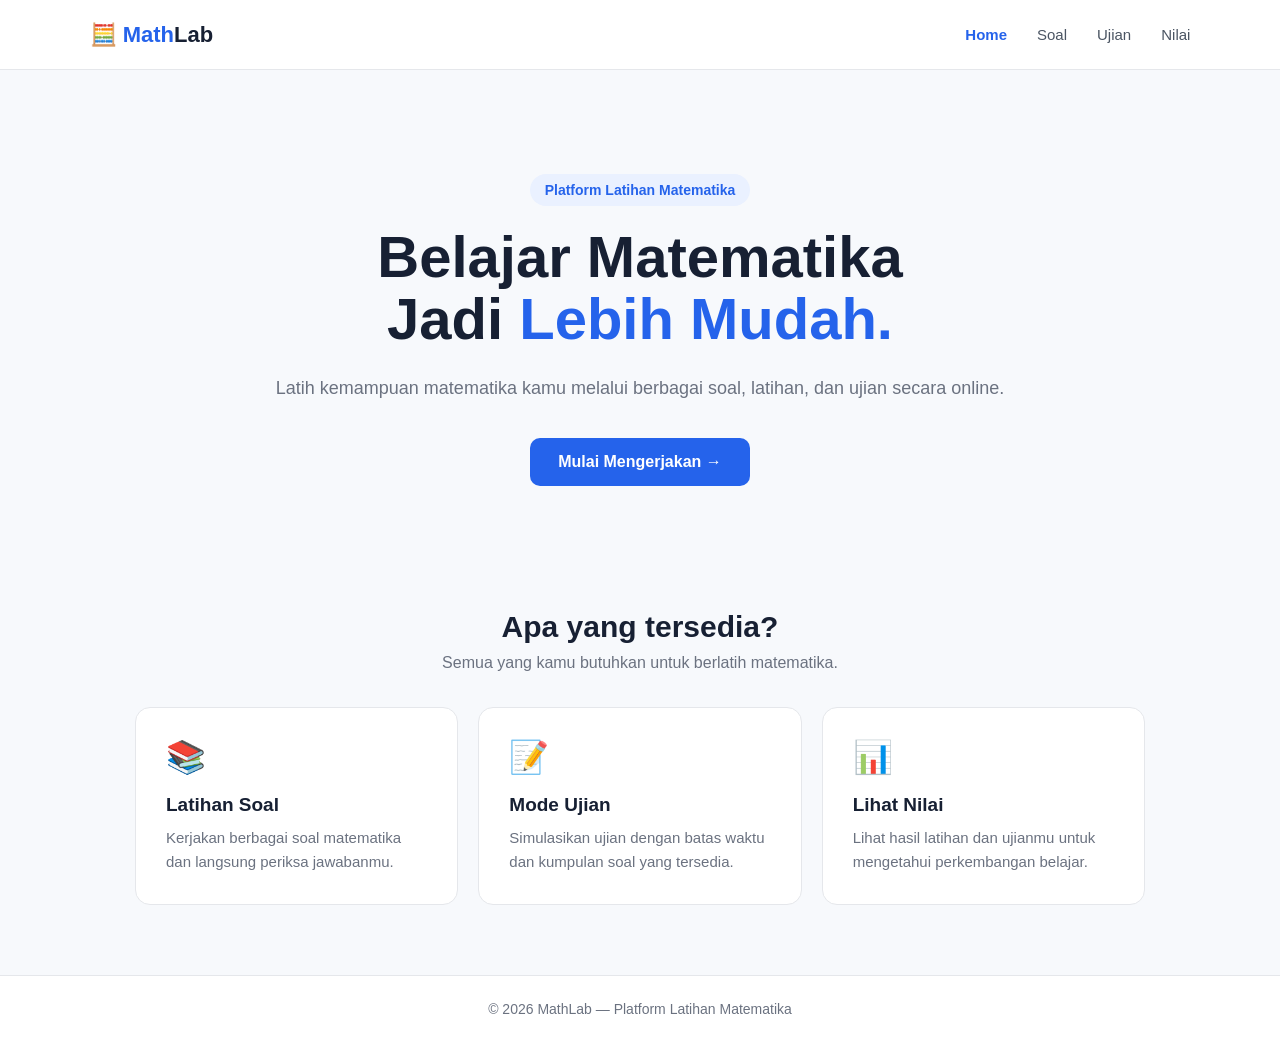
<file: index.html>
<!DOCTYPE html>
<html lang="id">
<head>
    <meta charset="UTF-8">
    <meta name="viewport" content="width=device-width, initial-scale=1.0">

    <title>MathLab - Latihan Matematika</title>

    <style>
        * {
            margin: 0;
            padding: 0;
            box-sizing: border-box;
        }

        body {
            font-family: Arial, Helvetica, sans-serif;
            background: #f7f9fc;
            color: #172033;
        }

        /* =========================
           NAVBAR
        ========================= */

        nav {
            height: 70px;
            background: white;
            border-bottom: 1px solid #e5e7eb;

            display: flex;
            align-items: center;
            justify-content: space-between;

            padding: 0 7%;
        }

        .logo {
            font-size: 22px;
            font-weight: 700;
            text-decoration: none;
            color: #172033;
        }

        .logo span {
            color: #2563eb;
        }

        .nav-links {
            display: flex;
            align-items: center;
            gap: 30px;
            list-style: none;
        }

        .nav-links a {
            text-decoration: none;
            color: #4b5563;
            font-size: 15px;
            transition: 0.2s;
        }

        .nav-links a:hover {
            color: #2563eb;
        }

        .nav-links .active {
            color: #2563eb;
            font-weight: 600;
        }


        /* =========================
           HERO
        ========================= */

        .hero {
            min-height: 520px;

            display: flex;
            align-items: center;
            justify-content: center;

            text-align: center;

            padding: 70px 20px;
        }

        .hero-content {
            max-width: 750px;
        }

        .hero-label {
            display: inline-block;

            background: #eaf1ff;
            color: #2563eb;

            padding: 8px 15px;
            border-radius: 20px;

            font-size: 14px;
            font-weight: 600;

            margin-bottom: 20px;
        }

        .hero h1 {
            font-size: 58px;
            line-height: 1.08;

            margin-bottom: 22px;
        }

        .hero h1 span {
            color: #2563eb;
        }

        .hero p {
            color: #6b7280;

            font-size: 18px;
            line-height: 1.7;

            margin-bottom: 35px;
        }

        .start-button {
            display: inline-block;

            background: #2563eb;
            color: white;

            padding: 15px 28px;

            border-radius: 10px;

            text-decoration: none;
            font-size: 16px;
            font-weight: 600;

            transition: 0.2s;
        }

        .start-button:hover {
            background: #1d4ed8;
            transform: translateY(-2px);
        }


        /* =========================
           FEATURES
        ========================= */

        .features-section {
            max-width: 1050px;
            margin: 0 auto;

            padding: 20px 20px 70px;
        }

        .section-title {
            text-align: center;
            margin-bottom: 35px;
        }

        .section-title h2 {
            font-size: 30px;
            margin-bottom: 10px;
        }

        .section-title p {
            color: #6b7280;
        }

        .features {
            display: grid;

            grid-template-columns: repeat(3, 1fr);

            gap: 20px;
        }

        .feature {
            background: white;

            border: 1px solid #e5e7eb;
            border-radius: 15px;

            padding: 30px;

            transition: 0.2s;
        }

        .feature:hover {
            transform: translateY(-4px);
        }

        .feature-icon {
            font-size: 32px;
            margin-bottom: 18px;
        }

        .feature h3 {
            font-size: 19px;
            margin-bottom: 10px;
        }

        .feature p {
            color: #6b7280;
            line-height: 1.6;
            font-size: 15px;
        }


        /* =========================
           FOOTER
        ========================= */

        footer {
            text-align: center;

            padding: 25px;

            color: #6b7280;

            font-size: 14px;

            border-top: 1px solid #e5e7eb;
            background: white;
        }


        /* =========================
           MOBILE
        ========================= */

        @media (max-width: 700px) {

            nav {
                padding: 0 20px;
            }

            .nav-links {
                gap: 12px;
            }

            .nav-links a {
                font-size: 13px;
            }

            .hero {
                min-height: 450px;
            }

            .hero h1 {
                font-size: 40px;
            }

            .hero p {
                font-size: 16px;
            }

            .features {
                grid-template-columns: 1fr;
            }
        }
    </style>
</head>

<body>


    <!-- =========================
         NAVBAR
    ========================= -->

    <nav>

        <a href="index.html" class="logo">
            🧮 <span>Math</span>Lab
        </a>

        <ul class="nav-links">

            <li>
                <a href="index.html" class="active">
                    Home
                </a>
            </li>

            <li>
                <a href="soal.html">
                    Soal
                </a>
            </li>

            <li>
                <a href="ujian.html">
                    Ujian
                </a>
            </li>

            <li>
                <a href="nilai.html">
                    Nilai
                </a>
            </li>

        </ul>

    </nav>


    <!-- =========================
         HERO SECTION
    ========================= -->

    <main>

        <section class="hero">

            <div class="hero-content">

                <div class="hero-label">
                    Platform Latihan Matematika
                </div>

                <h1>
                    Belajar Matematika
                    <br>
                    Jadi <span>Lebih Mudah.</span>
                </h1>

                <p>
                    Latih kemampuan matematika kamu melalui
                    berbagai soal, latihan, dan ujian secara online.
                </p>

                <a href="soal.html" class="start-button">
                    Mulai Mengerjakan →
                </a>

            </div>

        </section>


        <!-- =========================
             FEATURES
        ========================= -->

        <section class="features-section">

            <div class="section-title">

                <h2>
                    Apa yang tersedia?
                </h2>

                <p>
                    Semua yang kamu butuhkan untuk berlatih matematika.
                </p>

            </div>


            <div class="features">

                <!-- FEATURE 1 -->

                <div class="feature">

                    <div class="feature-icon">
                        📚
                    </div>

                    <h3>
                        Latihan Soal
                    </h3>

                    <p>
                        Kerjakan berbagai soal matematika
                        dan langsung periksa jawabanmu.
                    </p>

                </div>


                <!-- FEATURE 2 -->

                <div class="feature">

                    <div class="feature-icon">
                        📝
                    </div>

                    <h3>
                        Mode Ujian
                    </h3>

                    <p>
                        Simulasikan ujian dengan batas waktu
                        dan kumpulan soal yang tersedia.
                    </p>

                </div>


                <!-- FEATURE 3 -->

                <div class="feature">

                    <div class="feature-icon">
                        📊
                    </div>

                    <h3>
                        Lihat Nilai
                    </h3>

                    <p>
                        Lihat hasil latihan dan ujianmu
                        untuk mengetahui perkembangan belajar.
                    </p>

                </div>

            </div>

        </section>

    </main>


    <!-- =========================
         FOOTER
    ========================= -->

    <footer>

        © 2026 MathLab — Platform Latihan Matematika

    </footer>


</body>
</html>
</file>
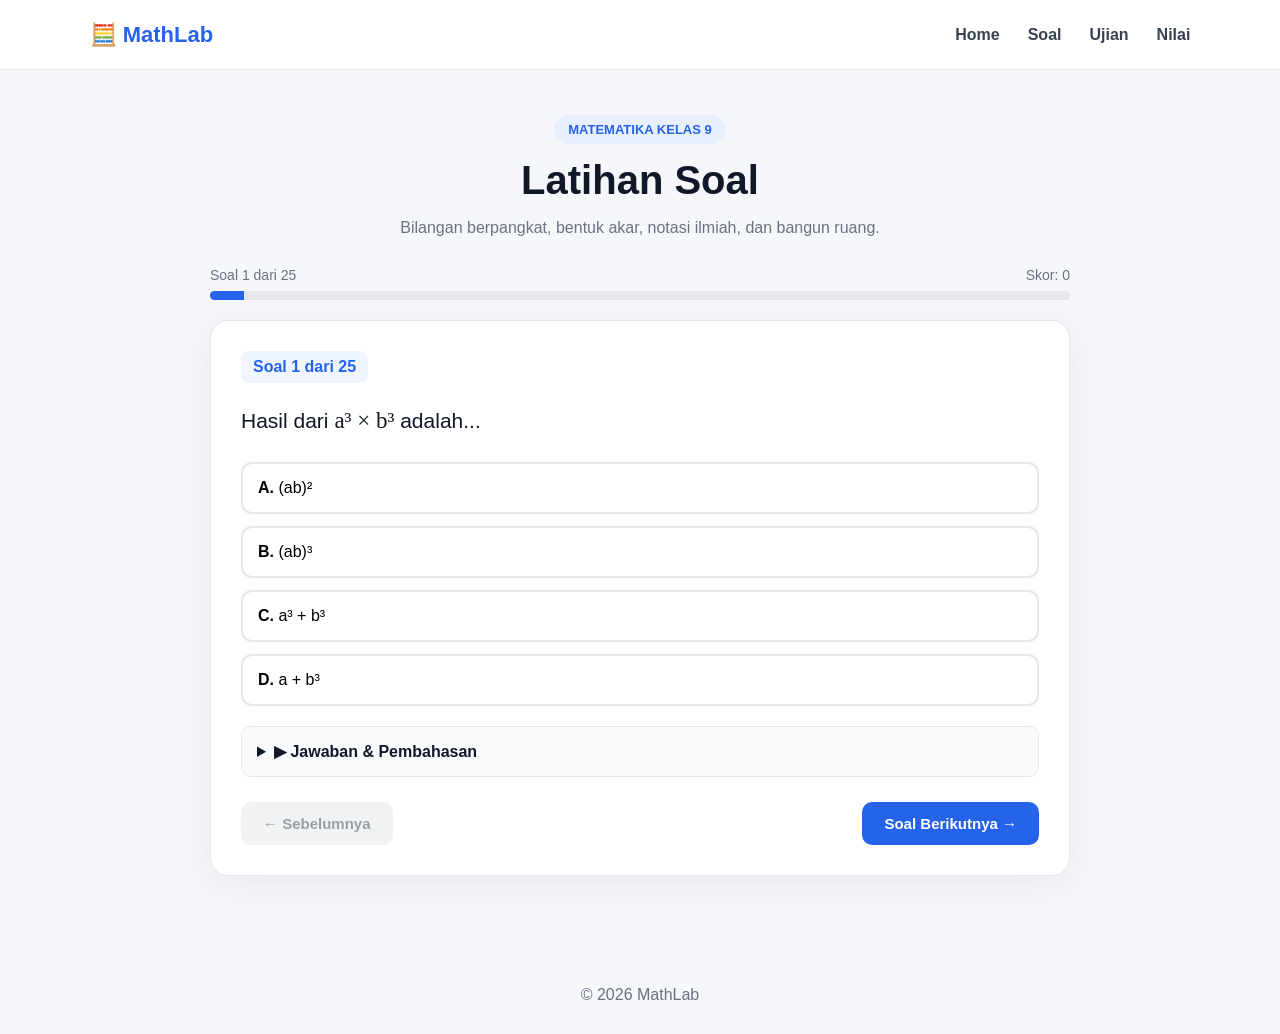
<file: soal.html>
<!DOCTYPE html>
<html lang="id">
<head>
<meta charset="UTF-8">
<meta name="viewport" content="width=device-width, initial-scale=1.0">
<title>Soal | MathLab</title>

<style>
* {
    box-sizing: border-box;
}

body {
    margin: 0;
    font-family: Arial, Helvetica, sans-serif;
    background: #f5f7fb;
    color: #111827;
}

.navbar {
    height: 70px;
    background: white;
    border-bottom: 1px solid #e5e7eb;
    display: flex;
    align-items: center;
    justify-content: space-between;
    padding: 0 7%;
    position: sticky;
    top: 0;
    z-index: 100;
}

.logo {
    text-decoration: none;
    color: #2563eb;
    font-size: 22px;
    font-weight: 800;
}

.nav-links {
    display: flex;
    gap: 28px;
}

.nav-links a {
    text-decoration: none;
    color: #374151;
    font-weight: 600;
}

.nav-links a:hover {
    color: #2563eb;
}

.page {
    max-width: 900px;
    margin: auto;
    padding: 45px 20px 80px;
}

.header {
    text-align: center;
    margin-bottom: 30px;
}

.badge {
    display: inline-block;
    background: #e8f0ff;
    color: #2563eb;
    padding: 7px 14px;
    border-radius: 20px;
    font-size: 13px;
    font-weight: bold;
}

.header h1 {
    margin: 14px 0 8px;
    font-size: 40px;
}

.header p {
    color: #6b7280;
}

.progress-area {
    margin-bottom: 20px;
}

.progress-info {
    display: flex;
    justify-content: space-between;
    color: #6b7280;
    font-size: 14px;
    margin-bottom: 8px;
}

.progress {
    width: 100%;
    height: 9px;
    background: #e5e7eb;
    border-radius: 20px;
    overflow: hidden;
}

.progress-fill {
    height: 100%;
    width: 5%;
    background: #2563eb;
    transition: width .3s;
}

.card {
    background: white;
    border: 1px solid #e5e7eb;
    border-radius: 18px;
    padding: 30px;
    box-shadow: 0 8px 30px rgba(0,0,0,.05);
}

.question-number {
    display: inline-block;
    background: #eff6ff;
    color: #2563eb;
    font-weight: bold;
    padding: 7px 12px;
    border-radius: 8px;
    margin-bottom: 18px;
}

.question {
    font-size: 21px;
    line-height: 1.7;
    margin-bottom: 22px;
}

.math {
    font-family: "Times New Roman", serif;
    font-size: 23px;
}

.diagram {
    text-align: center;
    background: #f8fafc;
    border: 1px solid #e5e7eb;
    border-radius: 12px;
    padding: 18px;
    margin: 20px 0;
    overflow-x: auto;
}

.diagram svg {
    max-width: 100%;
}

.answers {
    display: grid;
    gap: 12px;
}

.answer {
    border: 2px solid #e5e7eb;
    background: white;
    border-radius: 11px;
    padding: 15px;
    text-align: left;
    font-size: 16px;
    cursor: pointer;
    transition: .2s;
}

.answer:hover {
    border-color: #2563eb;
    background: #f8fbff;
}

.answer.correct {
    border-color: #16a34a;
    background: #dcfce7;
}

.answer.wrong {
    border-color: #dc2626;
    background: #fee2e2;
}

.answer.locked {
    cursor: default;
}

.feedback {
    display: none;
    margin-top: 18px;
    padding: 14px;
    border-radius: 10px;
    line-height: 1.5;
}

.feedback.show {
    display: block;
}

.feedback.correct {
    background: #dcfce7;
    color: #166534;
}

.feedback.wrong {
    background: #fee2e2;
    color: #991b1b;
}

.solution {
    margin-top: 20px;
    border: 1px solid #e5e7eb;
    border-radius: 10px;
    overflow: hidden;
}

.solution summary {
    cursor: pointer;
    padding: 15px;
    background: #f8fafc;
    font-weight: bold;
}

.solution-content {
    padding: 18px;
    line-height: 1.7;
}

.navigation {
    display: flex;
    justify-content: space-between;
    gap: 12px;
    margin-top: 25px;
}

.nav-btn {
    padding: 13px 22px;
    border: none;
    border-radius: 10px;
    cursor: pointer;
    font-weight: bold;
    font-size: 15px;
}

.prev {
    background: #e5e7eb;
    color: #374151;
}

.next {
    background: #2563eb;
    color: white;
}

.nav-btn:disabled {
    opacity: .5;
    cursor: not-allowed;
}

.result {
    display: none;
    background: white;
    border: 1px solid #e5e7eb;
    border-radius: 18px;
    padding: 45px 25px;
    text-align: center;
}

.result.show {
    display: block;
}

.result-score {
    font-size: 58px;
    font-weight: 800;
    color: #2563eb;
    margin: 20px;
}

.restart {
    background: #2563eb;
    color: white;
    border: none;
    padding: 13px 24px;
    border-radius: 10px;
    font-weight: bold;
    cursor: pointer;
}

footer {
    text-align: center;
    padding: 30px;
    color: #6b7280;
}

@media(max-width:700px) {
    .navbar {
        padding: 0 20px;
    }

    .nav-links {
        gap: 12px;
        font-size: 13px;
    }

    .header h1 {
        font-size: 32px;
    }

    .card {
        padding: 22px;
    }

    .question {
        font-size: 18px;
    }

    .navigation {
        flex-direction: column;
    }

    .nav-btn {
        width: 100%;
    }
}
</style>
</head>

<body>

<nav class="navbar">
    <a href="index.html" class="logo">🧮 MathLab</a>

    <div class="nav-links">
        <a href="index.html">Home</a>
        <a href="soal.html">Soal</a>
        <a href="ujian.html">Ujian</a>
        <a href="nilai.html">Nilai</a>
    </div>
</nav>

<main class="page">

<div class="header">
    <span class="badge">MATEMATIKA KELAS 9</span>
    <h1>Latihan Soal</h1>
    <p>Bilangan berpangkat, bentuk akar, notasi ilmiah, dan bangun ruang.</p>
</div>

<div class="progress-area" id="progressArea">
    <div class="progress-info">
        <span id="progressText">Soal 1 dari 20</span>
        <span id="scoreText">Skor: 0</span>
    </div>

    <div class="progress">
        <div class="progress-fill" id="progressFill"></div>
    </div>
</div>

<div id="questionContainer"></div>

<div class="result" id="resultScreen">
    <div style="font-size:50px;">🎉</div>

    <h2>Latihan Selesai!</h2>

    <p>Hasil latihanmu:</p>

    <div class="result-score" id="finalScore">0/20</div>

    <p id="finalMessage"></p>

    <button class="restart" onclick="restartQuiz()">
        🔄 Ulangi Latihan
    </button>
</div>

</main>

<footer>
    © 2026 MathLab
</footer>

<script>

/* =====================================================
   BANK SOAL
   KUNCI SUDAH DICEK ULANG
===================================================== */

const questions = [

{
    question: `
        Hasil dari
        <span class="math">a³ × b³</span>
        adalah...
    `,

    answers: [
        "(ab)²",
        "(ab)³",
        "a³ + b³",
        "a + b³"
    ],

    correct: 1,

    explanation: `
        <b>Jawaban: B. (ab)³</b><br><br>

        Gunakan sifat:
        <span class="math">aⁿ × bⁿ = (ab)ⁿ</span>.
        <br><br>

        Maka:
        <span class="math">a³ × b³ = (ab)³</span>.
    `
},

{
    question: `
        Hasil dari
        <span class="math">(2/3)<sup>−2</sup></span>
        adalah...
    `,

    answers: [
        "−4/9",
        "−9/4",
        "9/4",
        "4/9"
    ],

    correct: 2,

    explanation: `
        <b>Jawaban: C. 9/4</b><br><br>

        Pangkat negatif membalik pecahan:
        <br>
        <span class="math">(2/3)<sup>−2</sup>
        = (3/2)²
        = 9/4</span>.
    `
},

{
    question: `
        Hasil dari
        <span class="math">
        (3³ × 6³) ÷ 9²
        </span>
        adalah...
    `,

    answers: [
        "36",
        "72",
        "108",
        "144"
    ],

    correct: 1,

    explanation: `
        <b>Jawaban: B. 72</b><br><br>

        <span class="math">
        3³ × 6³ = 18³ = 5832
        </span>
        <br><br>

        Kemudian:
        <span class="math">
        5832 ÷ 81 = 72
        </span>.
    `
},

{
    question: `
        Jika
        <span class="math">2<sup>m</sup> = 32</span>
        dan
        <span class="math">2<sup>n</sup> = 8</span>,
        maka <span class="math">m+n</span> adalah...
    `,

    answers: [
        "8",
        "6",
        "7",
        "10"
    ],

    correct: 0,

    explanation: `
        <b>Jawaban: A. 8</b><br><br>

        <span class="math">32 = 2⁵</span>, sehingga
        <span class="math">m = 5</span>.
        <br>

        <span class="math">8 = 2³</span>, sehingga
        <span class="math">n = 3</span>.
        <br><br>

        Jadi:
        <span class="math">m+n = 5+3 = 8</span>.
    `
},

{
    question: `
        Bentuk positif dari
        <span class="math">x<sup>−3</sup></span>
        adalah...
    `,

    answers: [
        "x³",
        "−x³",
        "1/x³",
        "1/x⁻³"
    ],

    correct: 2,

    explanation: `
        <b>Jawaban: C. 1/x³</b><br><br>

        Sifat pangkat negatif:
        <span class="math">x<sup>−n</sup> = 1/xⁿ</span>.
        <br><br>

        Jadi:
        <span class="math">x<sup>−3</sup> = 1/x³</span>.
    `
},

{
    question: `
        Bentuk sederhana dari
        <span class="math">3<sup>2m+5</sup> ÷ 3<sup>m+2</sup></span>
        adalah...
    `,

    answers: [
        "3<sup>m+3</sup>",
        "3<sup>m+7</sup>",
        "3<sup>3m+7</sup>",
        "3<sup>m−3</sup>"
    ],

    correct: 0,

    explanation: `
        <b>Jawaban: A. 3<sup>m+3</sup></b><br><br>

        Jika basis sama dan dibagi, pangkat dikurangkan:
        <br>
        <span class="math">
        (2m+5) − (m+2)
        = m+3
        </span>.
    `
},

{
    question: `
        Bentuk sederhana dari
        <span class="math">√108</span>
        adalah...
    `,

    answers: [
        "6√3",
        "5√3",
        "6√2",
        "3√6"
    ],

    correct: 0,

    explanation: `
        <b>Jawaban: A. 6√3</b><br><br>

        <span class="math">
        √108 = √(36×3)
        = √36 × √3
        = 6√3
        </span>.
    `
},

{
    question: `
        Hasil dari
        <span class="math">√50 + √8</span>
        adalah...
    `,

    answers: [
        "7√2",
        "8√2",
        "9√2",
        "10√2"
    ],

    correct: 0,

    explanation: `
        <b>Jawaban: A. 7√2</b><br><br>

        <span class="math">√50 = 5√2</span>.
        <br>
        <span class="math">√8 = 2√2</span>.
        <br><br>

        Jadi:
        <span class="math">
        5√2 + 2√2 = 7√2
        </span>.
    `
},

{
    question: `
        Hasil dari
        <span class="math">
        √80 − 3√45 + 3√5
        </span>
        adalah...
    `,

    answers: [
        "−2√5",
        "2√5",
        "−5√5",
        "5√5"
    ],

    correct: 0,

    explanation: `
        <b>Jawaban: A. −2√5</b><br><br>

        <span class="math">√80 = 4√5</span>.
        <br>
        <span class="math">√45 = 3√5</span>.
        <br><br>

        Maka:
        <span class="math">
        4√5 − 3(3√5) + 3√5
        </span>
        <br>
        <span class="math">
        = 4√5 − 9√5 + 3√5
        = −2√5
        </span>.
    `
},

{
    question: `
        Bentuk dari
        <span class="math">2<sup>3/2</sup></span>
        adalah...
    `,

    answers: [
        "2√2",
        "3√2",
        "√2/2",
        "√3/2"
    ],

    correct: 0,

    explanation: `
        <b>Jawaban: A. 2√2</b><br><br>

        <span class="math">
        2<sup>3/2</sup>
        = √(2³)
        = √8
        = 2√2
        </span>.
    `
},

{
    question: `
        Bentuk baku dari
        <span class="math">0,00078</span>
        adalah...
    `,

    answers: [
        "7,8 × 10⁻⁵",
        "7,8 × 10⁻⁴",
        "7,8 × 10⁴",
        "7,8 × 10⁵"
    ],

    correct: 1,

    explanation: `
        <b>Jawaban: B. 7,8 × 10⁻⁴</b><br><br>

        Koma digeser 4 tempat ke kanan:
        <br>
        <span class="math">
        0,00078 = 7,8 × 10⁻⁴
        </span>.
    `
},

{
    question: `
        Sebuah kubus memiliki panjang rusuk 6 cm.
        Berapakah luas permukaannya?
    `,

    diagram: `
        <svg width="280" height="200" viewBox="0 0 280 200">
            <polygon points="55,55 165,35 220,70 110,90"
                fill="#dbeafe" stroke="#2563eb" stroke-width="3"/>
            <polygon points="55,55 110,90 110,165 55,130"
                fill="#bfdbfe" stroke="#2563eb" stroke-width="3"/>
            <polygon points="110,90 220,70 220,145 110,165"
                fill="#93c5fd" stroke="#2563eb" stroke-width="3"/>
            <text x="115" y="32" font-size="16">6 cm</text>
        </svg>
    `,

    answers: [
        "36 cm²",
        "72 cm²",
        "216 cm²",
        "324 cm²"
    ],

    correct: 2,

    explanation: `
        <b>Jawaban: C. 216 cm²</b><br><br>

        Rumus luas permukaan kubus:
        <span class="math">L = 6s²</span>.
        <br><br>

        <span class="math">
        L = 6 × 6²
        = 6 × 36
        = 216 cm²
        </span>.
    `
},

{
    question: `
        Sebuah balok mempunyai panjang 12 cm,
        lebar 5 cm, dan tinggi 4 cm.
        Berapakah volumenya?
    `,

    diagram: `
        <svg width="320" height="200" viewBox="0 0 320 200">
            <polygon points="50,65 205,40 265,75 110,100"
                fill="#dbeafe" stroke="#2563eb" stroke-width="3"/>
            <polygon points="50,65 110,100 110,170 50,135"
                fill="#bfdbfe" stroke="#2563eb" stroke-width="3"/>
            <polygon points="110,100 265,75 265,145 110,170"
                fill="#93c5fd" stroke="#2563eb" stroke-width="3"/>
            <text x="120" y="38" font-size="15">12 cm</text>
            <text x="270" y="110" font-size="15">5 cm</text>
            <text x="112" y="145" font-size="15">4 cm</text>
        </svg>
    `,

    answers: [
        "120 cm³",
        "180 cm³",
        "240 cm³",
        "300 cm³"
    ],

    correct: 2,

    explanation: `
        <b>Jawaban: C. 240 cm³</b><br><br>

        <span class="math">
        V = p × l × t
        </span>
        <br><br>

        <span class="math">
        V = 12 × 5 × 4
        = 240 cm³
        </span>.
    `
},

{
    question: `
        Sebuah prisma memiliki luas alas 30 cm²
        dan tinggi 10 cm.
        Berapakah volumenya?
    `,

    answers: [
        "30 cm³",
        "100 cm³",
        "300 cm³",
        "600 cm³"
    ],

    correct: 2,

    explanation: `
        <b>Jawaban: C. 300 cm³</b><br><br>

        <span class="math">
        V = luas alas × tinggi
        = 30 × 10
        = 300 cm³
        </span>.
    `
},

{
    question: `
        Sebuah tabung memiliki jari-jari 7 cm
        dan tinggi 10 cm. Gunakan π = 22/7.
        Berapakah luas permukaannya?
    `,

    diagram: `
        <svg width="260" height="220" viewBox="0 0 260 220">
            <ellipse cx="130" cy="45" rx="70" ry="23"
                fill="#dbeafe" stroke="#2563eb" stroke-width="3"/>
            <line x1="60" y1="45" x2="60" y2="170"
                stroke="#2563eb" stroke-width="3"/>
            <line x1="200" y1="45" x2="200" y2="170"
                stroke="#2563eb" stroke-width="3"/>
            <ellipse cx="130" cy="170" rx="70" ry="23"
                fill="#bfdbfe" stroke="#2563eb" stroke-width="3"/>
            <text x="140" y="38" font-size="15">r = 7 cm</text>
            <text x="205" y="110" font-size="15">10 cm</text>
        </svg>
    `,

    answers: [
        "616 cm²",
        "704 cm²",
        "748 cm²",
        "880 cm²"
    ],

    correct: 2,

    explanation: `
        <b>Jawaban: C. 748 cm²</b><br><br>

        <span class="math">
        L = 2πr(r+t)
        </span>
        <br><br>

        <span class="math">
        L = 2 × 22/7 × 7 × (7+10)
        </span>
        <br>
        <span class="math">
        = 44 × 17
        = 748 cm²
        </span>.
    `
},

{
    question: `
        Sebuah kerucut mempunyai jari-jari 7 cm
        dan tinggi 24 cm. Gunakan π = 22/7.
        Berapakah volumenya?
    `,

    answers: [
        "616 cm³",
        "924 cm³",
        "1.232 cm³",
        "1.848 cm³"
    ],

    correct: 2,

    explanation: `
        <b>Jawaban: C. 1.232 cm³</b><br><br>

        <span class="math">
        V = 1/3 πr²t
        </span>
        <br><br>

        <span class="math">
        V = 1/3 × 22/7 × 7² × 24
        = 1.232 cm³
        </span>.
    `
},

{
    question: `
        Sebuah bola mempunyai jari-jari 7 cm.
        Gunakan π = 22/7.
        Berapakah luas permukaannya?
    `,

    diagram: `
        <svg width="240" height="210" viewBox="0 0 240 210">
            <circle cx="120" cy="105" r="75"
                fill="#dbeafe" stroke="#2563eb" stroke-width="3"/>
            <line x1="120" y1="105" x2="195" y2="105"
                stroke="#111827" stroke-width="2"/>
            <text x="135" y="97" font-size="15">r = 7 cm</text>
        </svg>
    `,

    answers: [
        "154 cm²",
        "308 cm²",
        "462 cm²",
        "616 cm²"
    ],

    correct: 3,

    explanation: `
        <b>Jawaban: D. 616 cm²</b><br><br>

        <span class="math">
        L = 4πr²
        </span>
        <br><br>

        <span class="math">
        L = 4 × 22/7 × 7²
        = 616 cm²
        </span>.
    `
},

{
    question: `
        Sebuah balok berukuran 8 cm × 5 cm × 3 cm.
        Berapakah luas permukaannya?
    `,

    answers: [
        "118 cm²",
        "158 cm²",
        "168 cm²",
        "198 cm²"
    ],

    correct: 1,

    explanation: `
        <b>Jawaban: B. 158 cm²</b><br><br>

        <span class="math">
        L = 2(pl + pt + lt)
        </span>
        <br><br>

        <span class="math">
        = 2[(8×5)+(8×3)+(5×3)]
        </span>
        <br>
        <span class="math">
        = 2(40+24+15)
        = 158 cm²
        </span>.
    `
},

{
    question: `
        Sebuah prisma segitiga mempunyai luas alas
        24 cm² dan tinggi prisma 15 cm.
        Berapakah volumenya?
    `,

    answers: [
        "240 cm³",
        "300 cm³",
        "360 cm³",
        "390 cm³"
    ],

    correct: 2,

    explanation: `
        <b>Jawaban: C. 360 cm³</b><br><br>

        <span class="math">
        V = luas alas × tinggi
        = 24 × 15
        = 360 cm³
        </span>.
    `
},

{
    question: `
        Sebuah limas mempunyai luas alas 60 cm²
        dan tinggi 12 cm.
        Berapakah volumenya?
    `,

    answers: [
        "180 cm³",
        "240 cm³",
        "360 cm³",
        "720 cm³"
    ],

    correct: 1,

    explanation: `
        <b>Jawaban: B. 240 cm³</b><br><br>

        <span class="math">
        V = 1/3 × luas alas × tinggi
        </span>
        <br><br>

        <span class="math">
        V = 1/3 × 60 × 12
        = 240 cm³
        </span>.
    `
},

{
    question: `
        Sebuah tabung mempunyai diameter 14 cm
        dan tinggi 20 cm. Gunakan π = 22/7.
        Berapakah volumenya?
    `,

    answers: [
        "2.640 cm³",
        "3.080 cm³",
        "3.140 cm³",
        "3.520 cm³"
    ],

    correct: 1,

    explanation: `
        <b>Jawaban: B. 3.080 cm³</b><br><br>

        Diameter 14 cm, sehingga:
        <span class="math">r = 7 cm</span>.
        <br><br>

        <span class="math">
        V = πr²t
        = 22/7 × 7² × 20
        = 3.080 cm³
        </span>.
    `
},

{
    question: `
        Sebuah kubus mempunyai volume 729 cm³.
        Berapakah panjang rusuknya?
    `,

    diagram: `
        <svg width="260" height="190" viewBox="0 0 260 190">
            <polygon points="50,55 150,35 205,68 105,88"
                fill="#dbeafe" stroke="#2563eb" stroke-width="3"/>
            <polygon points="50,55 105,88 105,160 50,127"
                fill="#bfdbfe" stroke="#2563eb" stroke-width="3"/>
            <polygon points="105,88 205,68 205,140 105,160"
                fill="#93c5fd" stroke="#2563eb" stroke-width="3"/>
            <text x="120" y="32" font-size="16">s = ?</text>
        </svg>
    `,

    answers: [
        "7 cm",
        "8 cm",
        "9 cm",
        "10 cm"
    ],

    correct: 2,

    explanation: `
        <b>Jawaban: C. 9 cm</b><br><br>

        <span class="math">
        V = s³
        </span>
        <br><br>

        <span class="math">
        s³ = 729
        </span>.
        <br><br>

        Karena:
        <span class="math">9³ = 729</span>,
        maka <b>s = 9 cm</b>.
    `
},

{
    question: `
        Sebuah bola mempunyai diameter 14 cm.
        Gunakan π = 22/7.
        Berapakah volumenya?
    `,

    answers: [
        "1.232 cm³",
        "1.437,33 cm³",
        "1.540 cm³",
        "1.848 cm³"
    ],

    correct: 1,

    explanation: `
        <b>Jawaban: B. 1.437,33 cm³</b><br><br>

        Diameter = 14 cm, sehingga:
        <span class="math">r = 7 cm</span>.
        <br><br>

        <span class="math">
        V = 4/3 πr³
        </span>
        <br><br>

        <span class="math">
        V = 4/3 × 22/7 × 7³
        = 4312/3
        ≈ 1.437,33 cm³
        </span>.
    `
},

{
    question: `
        Nilai dari
        <span class="math">
        3√2 + 5√2 − 2√2
        </span>
        adalah...
    `,

    answers: [
        "4√2",
        "5√2",
        "6√2",
        "10√2"
    ],

    correct: 2,

    explanation: `
        <b>Jawaban: C. 6√2</b><br><br>

        Karena bentuk akarnya sama, jumlahkan koefisien:
        <br>
        <span class="math">
        (3 + 5 − 2)√2
        = 6√2
        </span>.
    `
},

{
    question: `
        Bentuk baku yang benar dari
        <span class="math">4.500.000</span>
        adalah...
    `,

    answers: [
        "4,5 × 10⁵",
        "4,5 × 10⁶",
        "45 × 10⁵",
        "0,45 × 10⁷"
    ],

    correct: 1,

    explanation: `
        <b>Jawaban: B. 4,5 × 10⁶</b><br><br>

        Bentuk baku harus memiliki angka depan
        minimal 1 dan kurang dari 10.
        <br><br>

        Jadi:
        <span class="math">
        4.500.000 = 4,5 × 10⁶
        </span>.
    `
}

];


/* =====================================================
   STATE QUIZ
===================================================== */

let currentQuestion = 0;
let score = 0;

/*
   Ini penting:
   Setiap soal mempunyai statusnya sendiri.

   answeredQuestions[i] = apakah soal i sudah dijawab
   solutionViewedQuestions[i] = apakah pembahasan soal i pernah dibuka
*/

let answeredQuestions =
    new Array(questions.length).fill(false);

let solutionViewedQuestions =
    new Array(questions.length).fill(false);

let selectedAnswers =
    new Array(questions.length).fill(null);


/* =====================================================
   TAMPILKAN SOAL
===================================================== */

function showQuestion() {

    const q = questions[currentQuestion];

    const container =
        document.getElementById("questionContainer");

    let diagram = "";

    if (q.diagram) {
        diagram = `
            <div class="diagram">
                ${q.diagram}
            </div>
        `;
    }

    const alreadyAnswered =
        answeredQuestions[currentQuestion];

    container.innerHTML = `

        <div class="card">

            <div class="question-number">
                Soal ${currentQuestion + 1} dari ${questions.length}
            </div>

            <div class="question">
                ${q.question}
            </div>

            ${diagram}

            <div class="answers">

                ${q.answers.map((answer, i) => {

                    let className = "answer";

                    if (alreadyAnswered) {

                        className += " locked";

                        if (i === q.correct) {
                            className += " correct";
                        }

                        if (
                            i === selectedAnswers[currentQuestion] &&
                            i !== q.correct
                        ) {
                            className += " wrong";
                        }
                    }

                    return `
                        <button
                            class="${className}"
                            onclick="selectAnswer(${i})"
                            ${alreadyAnswered ? "disabled" : ""}>

                            <b>${String.fromCharCode(65+i)}.</b>
                            ${answer}

                        </button>
                    `;

                }).join("")}

            </div>

            <div
                id="feedback"
                class="feedback
                ${alreadyAnswered ? "show" : ""}">

                ${
                    alreadyAnswered
                    ? getPreviousFeedback()
                    : ""
                }

            </div>

            <details
                class="solution"
                id="solutionDetails"
                ontoggle="solutionOpened()">

                <summary>
                    ▶ Jawaban & Pembahasan
                </summary>

                <div class="solution-content">
                    ${q.explanation}
                </div>

            </details>

            <div class="navigation">

                <button
                    class="nav-btn prev"
                    onclick="previousQuestion()"
                    ${currentQuestion === 0 ? "disabled" : ""}>

                    ← Sebelumnya

                </button>

                <button
                    class="nav-btn next"
                    onclick="nextQuestion()">

                    ${
                        currentQuestion === questions.length - 1
                        ? "Selesai ✓"
                        : "Soal Berikutnya →"
                    }

                </button>

            </div>

        </div>
    `;

    updateProgress();
}


/* =====================================================
   FEEDBACK SAAT KEMBALI KE SOAL
===================================================== */

function getPreviousFeedback() {

    const selected =
        selectedAnswers[currentQuestion];

    if (selected === null) return "";

    if (selected === questions[currentQuestion].correct) {

        if (solutionViewedQuestions[currentQuestion]) {

            return `
                ✓ Jawaban benar, tetapi soal ini
                tidak mendapat poin karena pembahasan
                sudah dibuka.
            `;
        }

        return "✓ Benar! +1 poin.";
    }

    return `
        ✗ Jawaban belum tepat.
        Jawaban benar ditandai hijau.
    `;
}


/* =====================================================
   PEMBAHASAN DIBUKA
===================================================== */

function solutionOpened() {

    const solution =
        document.getElementById("solutionDetails");

    if (solution && solution.open) {

        solutionViewedQuestions[currentQuestion] = true;

    }
}


/* =====================================================
   PILIH JAWABAN
===================================================== */

function selectAnswer(index) {

    /*
       Anti infinite score:
       Kalau sudah dijawab, langsung hentikan.
    */

    if (answeredQuestions[currentQuestion]) {

        const feedback =
            document.getElementById("feedback");

        feedback.innerHTML =
            "⚠️ Soal ini sudah dijawab. " +
            "Kamu tidak bisa mendapatkan poin lagi.";

        feedback.classList.add(
            "show",
            "wrong"
        );

        return;
    }


    const q =
        questions[currentQuestion];


    /*
       Tandai soal sudah dijawab
    */

    answeredQuestions[currentQuestion] = true;

    selectedAnswers[currentQuestion] = index;


    const buttons =
        document.querySelectorAll(".answer");

    const feedback =
        document.getElementById("feedback");


    /* ===============================
       JAWABAN BENAR
    =============================== */

    if (index === q.correct) {

        buttons[index].classList.add("correct");


        /*
           Kalau pembahasan sudah dibuka,
           TIDAK dapat poin.
        */

        if (
            solutionViewedQuestions[currentQuestion]
        ) {

            feedback.innerHTML =
                "✓ Jawaban benar, tetapi <b>0 poin</b> " +
                "karena pembahasan sudah dibuka.";

            feedback.classList.add(
                "show",
                "correct"
            );

        } else {

            score++;

            feedback.innerHTML =
                "✓ <b>Benar! +1 poin.</b>";

            feedback.classList.add(
                "show",
                "correct"
            );
        }

    }

    /* ===============================
       JAWABAN SALAH
    =============================== */

    else {

        buttons[index].classList.add("wrong");

        buttons[q.correct]
            .classList.add("correct");

        feedback.innerHTML =
            "✗ Jawaban belum tepat. " +
            "Jawaban yang benar ditandai hijau.";

        feedback.classList.add(
            "show",
            "wrong"
        );
    }


    /*
       Kunci semua tombol
    */

    buttons.forEach(button => {
        button.disabled = true;
        button.classList.add("locked");
    });


    updateProgress();
}


/* =====================================================
   SOAL BERIKUTNYA
===================================================== */

function nextQuestion() {

    if (
        currentQuestion <
        questions.length - 1
    ) {

        currentQuestion++;

        showQuestion();

        window.scrollTo({
            top: 0,
            behavior: "smooth"
        });

    } else {

        showResult();
    }
}


/* =====================================================
   SOAL SEBELUMNYA
===================================================== */

function previousQuestion() {

    if (currentQuestion > 0) {

        currentQuestion--;

        showQuestion();

        window.scrollTo({
            top: 0,
            behavior: "smooth"
        });
    }
}


/* =====================================================
   PROGRESS
===================================================== */

function updateProgress() {

    const percentage =
        ((currentQuestion + 1) /
        questions.length) * 100;

    document.getElementById("progressFill")
        .style.width =
        percentage + "%";

    document.getElementById("progressText")
        .textContent =
        `Soal ${currentQuestion + 1} dari ${questions.length}`;

    document.getElementById("scoreText")
        .textContent =
        `Skor: ${score}`;
}


/* =====================================================
   HASIL
===================================================== */

function showResult() {

    document.getElementById(
        "questionContainer"
    ).style.display = "none";

    document.getElementById(
        "progressArea"
    ).style.display = "none";


    const result =
        document.getElementById("resultScreen");

    result.classList.add("show");


    const percentage =
        Math.round(
            score / questions.length * 100
        );


    document.getElementById(
        "finalScore"
    ).textContent =
        `${score}/${questions.length}`;


    let message;


    if (percentage >= 90) {

        message =
            "🔥 Luar biasa! Pemahamanmu sangat bagus.";

    } else if (percentage >= 75) {

        message =
            "👏 Bagus! Tinggal sedikit lagi.";

    } else if (percentage >= 60) {

        message =
            "👍 Lumayan! Pelajari kembali soal yang salah.";

    } else {

        message =
            "💪 Jangan menyerah! Coba pelajari pembahasannya lagi.";

    }


    document.getElementById(
        "finalMessage"
    ).textContent =
        `${percentage}% — ${message}`;
}


/* =====================================================
   ULANGI QUIZ
===================================================== */

function restartQuiz() {

    currentQuestion = 0;

    score = 0;


    /*
       Reset semua status.
       Jadi hanya tombol "Ulangi Latihan"
       yang boleh memberikan kesempatan baru.
    */

    answeredQuestions =
        new Array(questions.length).fill(false);

    solutionViewedQuestions =
        new Array(questions.length).fill(false);

    selectedAnswers =
        new Array(questions.length).fill(null);


    document.getElementById(
        "questionContainer"
    ).style.display = "block";

    document.getElementById(
        "progressArea"
    ).style.display = "block";

    document.getElementById(
        "resultScreen"
    ).classList.remove("show");


    showQuestion();


    window.scrollTo({
        top: 0,
        behavior: "smooth"
    });
}


/* =====================================================
   MULAI
===================================================== */

showQuestion();

</script>

</body>
</html>
</file>
